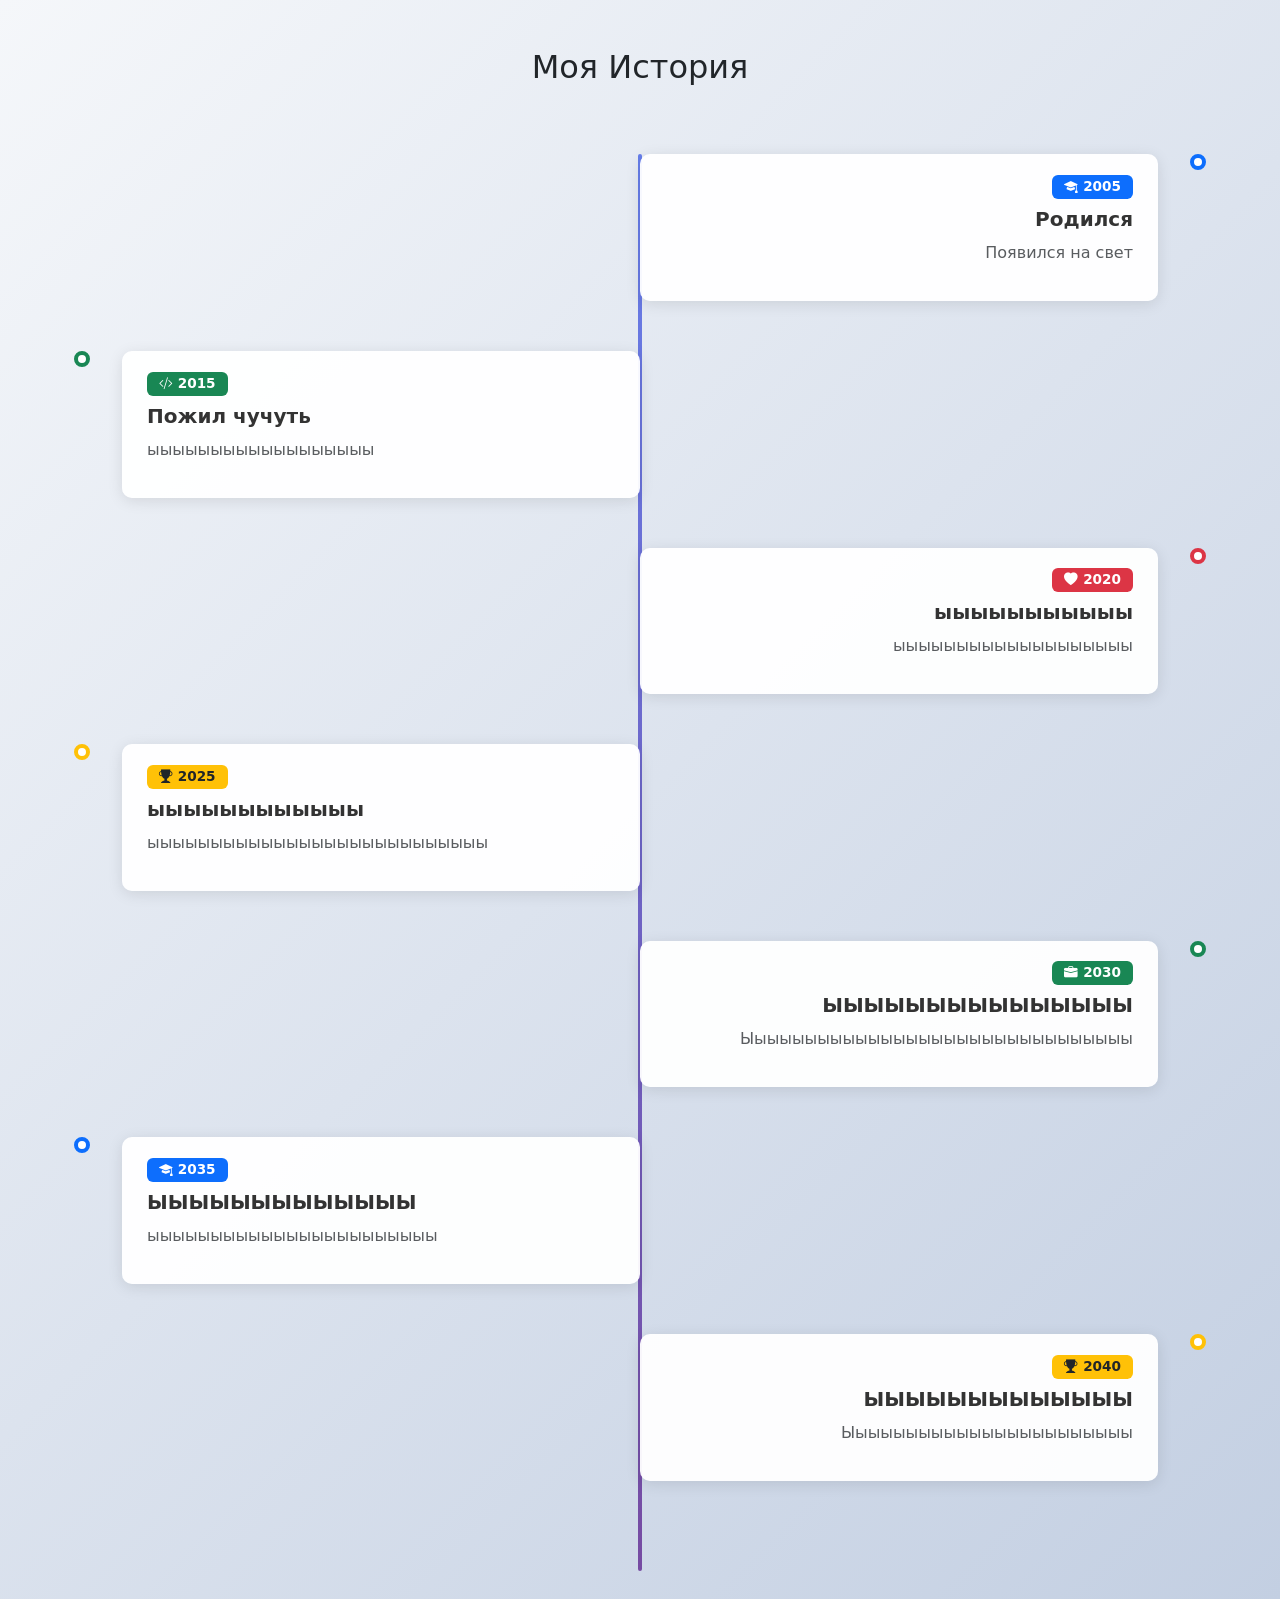
<file: timeline.html>
<!DOCTYPE html>
<html lang="ru">
<head>
    <meta charset="UTF-8">
    <meta name="viewport" content="width=device-width, initial-scale=1.0">
    <title>Моя временная шкала достижений</title>
    <link href="https://cdn.jsdelivr.net/npm/bootstrap@5.3.2/dist/css/bootstrap.min.css" rel="stylesheet">
    <link rel="stylesheet" href="https://cdn.jsdelivr.net/npm/bootstrap-icons@1.11.3/font/bootstrap-icons.min.css">
    <link rel="stylesheet" href="timeline.css">
</head>
<body>
    <div class="container my-5">
        <h2 class="text-center mb-5">Моя История</h2>
        <div class="timeline">
            <div class="timeline-item">
                <div class="timeline-content">
                    <span class="badge bg-primary mb-2">
                        <i class="bi bi-mortarboard-fill"></i> 2005
                    </span>
                    <h5>Родился</h5>
                    <p class="text-muted">
                        Появился на свет
                    </p>
                </div>
            </div>
            <div class="timeline-item timeline-item-left">
                <div class="timeline-content">
                    <span class="badge bg-success mb-2">
                        <i class="bi bi-code-slash"></i> 2015
                    </span>
                    <h5>Пожил чучуть</h5>
                    <p class="text-muted">
                        ыыыыыыыыыыыыыыыыыы
                    </p>
                </div>
            </div>
            <div class="timeline-item">
                <div class="timeline-content">
                    <span class="badge bg-danger mb-2">
                        <i class="bi bi-heart-fill"></i> 2020
                    </span>
                    <h5>ыыыыыыыыыыы</h5>
                    <p class="text-muted">
                        ыыыыыыыыыыыыыыыыыыы
                    </p>
                </div>
            </div>
            <div class="timeline-item timeline-item-left">
                <div class="timeline-content">
                    <span class="badge bg-warning text-dark mb-2">
                        <i class="bi bi-trophy-fill"></i> 2025
                    </span>
                    <h5>ыыыыыыыыыыыы</h5>
                    <p class="text-muted">
                        ыыыыыыыыыыыыыыыыыыыыыыыыыыы
                    </p>
                </div>
            </div>
            <div class="timeline-item">
                <div class="timeline-content">
                    <span class="badge bg-success mb-2">
                        <i class="bi bi-briefcase-fill"></i> 2030
                    </span>
                    <h5>ЫЫЫЫЫЫЫЫЫЫЫЫЫЫЫ</h5>
                    <p class="text-muted">
                        Ыыыыыыыыыыыыыыыыыыыыыыыыыыыыыыы
                    </p>
                </div>
            </div>
            <div class="timeline-item timeline-item-left">
                <div class="timeline-content">
                    <span class="badge bg-primary mb-2">
                        <i class="bi bi-mortarboard-fill"></i> 2035
                    </span>
                    <h5>ЫЫЫЫЫЫЫЫЫЫЫЫЫ</h5>
                    <p class="text-muted">
                        ыыыыыыыыыыыыыыыыыыыыыыы
                    </p>
                </div>
            </div>
            <div class="timeline-item">
                <div class="timeline-content">
                    <span class="badge bg-warning text-dark mb-2">
                        <i class="bi bi-trophy-fill"></i> 2040
                    </span>
                    <h5>ЫЫЫЫЫЫЫЫЫЫЫЫЫ</h5>
                    <p class="text-muted">
                        Ыыыыыыыыыыыыыыыыыыыыыыы
                    </p>
                </div>
            </div>
            
        </div>
    </div>
    <script src="https://cdn.jsdelivr.net/npm/bootstrap@5.3.2/dist/js/bootstrap.bundle.min.js"></script>
</body>
</html>
</file>
<file: timeline.css>
body {
    background: linear-gradient(135deg, #f5f7fa 0%, #c3cfe2 100%);
    min-height: 100vh;
}

.timeline {
    position: relative;
    padding: 20px 0;
}

.timeline::before {
    content: "";
    position: absolute;
    left: 50%;
    transform: translateX(-50%);
    width: 4px;
    height: 100%;
    background: linear-gradient(180deg, #667eea 0%, #764ba2 100%);
    border-radius: 2px;
}

.timeline-item {
    position: relative;
    margin-bottom: 50px;
    width: 50%;
    padding-right: 40px;
    text-align: right;
    margin-left: 50%; 
}

.timeline-item-left {
    margin-left: 0 !important;
    padding-right: 0;
    padding-left: 40px;
    text-align: left;
}

.timeline-item::before {
    content: "";
    position: absolute;
    right: -8px;
    top: 0;
    width: 16px;
    height: 16px;
    background: white;
    border: 4px solid #667eea;
    border-radius: 50%;
    z-index: 1;
    transition: transform 0.3s ease;
    animation: pulse 2s infinite; 
}

.timeline-item-left::before {
    right: auto;
    left: -8px;
}

.timeline-item:hover::before {
    transform: scale(1.5);
    background: #667eea;
}

@keyframes pulse {
    0%, 100% { 
        box-shadow: 0 0 0 rgba(102, 126, 234, 0.7); 
    }
    50% { 
        box-shadow: 0 0 15px rgba(102, 126, 234, 0.9); 
    }
}

.timeline-content {
    background: rgba(255, 255, 255, 0.95);
    backdrop-filter: blur(10px);
    padding: 20px 25px;
    border-radius: 10px;
    box-shadow: 0 3px 15px rgba(0, 0, 0, 0.1);
    transition: all 0.3s ease;
}

.timeline-content:hover {
    transform: translateY(-5px); 
    box-shadow: 0 8px 25px rgba(0, 0, 0, 0.15);
}

.timeline-content h5 {
    color: #333;
    margin-bottom: 10px;
    font-weight: 600;
}

.timeline-content .badge {
    font-size: 0.85rem;
    padding: 5px 12px;
}

@media (max-width: 768px) {
    .timeline::before {
        left: 20px;
    }
    
    .timeline-item,
    .timeline-item-left {
        width: 100%;
        margin-left: 0 !important;
        padding-left: 60px;
        padding-right: 0;
        text-align: left;
    }
    
    .timeline-item::before,
    .timeline-item-left::before {
        left: 12px;
        right: auto;
    }
}
.timeline-item {
    opacity: 0;
    animation: fadeIn 0.8s ease forwards;
}

.timeline-item:nth-child(1) { animation-delay: 0.2s; }
.timeline-item:nth-child(2) { animation-delay: 0.4s; }
.timeline-item:nth-child(3) { animation-delay: 0.6s; }
.timeline-item:nth-child(4) { animation-delay: 0.8s; }
.timeline-item:nth-child(5) { animation-delay: 1.0s; }
.timeline-item:nth-child(6) { animation-delay: 1.2s; }
.timeline-item:nth-child(7) { animation-delay: 1.4s; }

@keyframes fadeIn {
    from {
        opacity: 0;
        transform: translateY(30px);
    }
    to {
        opacity: 1;
        transform: translateY(0);
    }
}
.timeline-item:has(.bg-primary)::before {
    border-color: #0d6efd;
}

.timeline-item:has(.bg-success)::before {
    border-color: #198754;
}

.timeline-item:has(.bg-danger)::before {
    border-color: #dc3545;
}

.timeline-item:has(.bg-warning)::before {
    border-color: #ffc107;
}
</file>
